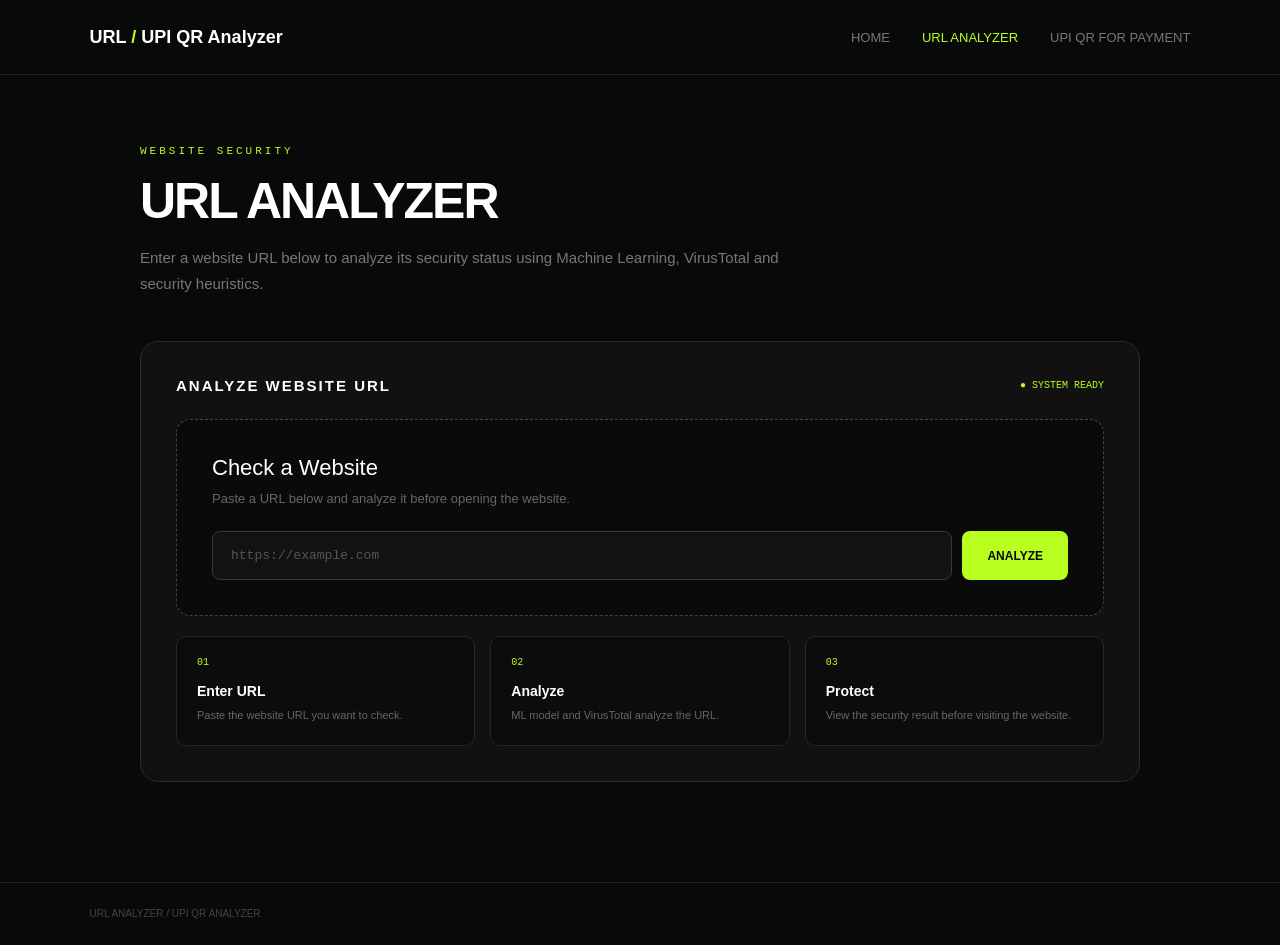
<file: templates/qr_code.html>
<!DOCTYPE html>
<html lang="en">

<head>

<meta charset="UTF-8">
<meta name="viewport" content="width=device-width, initial-scale=1.0">

<title>URL Security Analyzer</title>

<style>

*{
    margin:0;
    padding:0;
    box-sizing:border-box;
}

body{
    background:#080909;
    color:#fff;
    font-family:Arial, Helvetica, sans-serif;
    min-height:100vh;
}

/* NAV */

nav{
    height:75px;
    padding:0 7%;
    display:flex;
    align-items:center;
    justify-content:space-between;
    border-bottom:1px solid #202320;
}

.logo{
    font-size:18px;
    font-weight:800;
}

.logo span{
    color:#b8ff20;
}

.nav-links{
    display:flex;
    gap:32px;
}

.nav-links a{
    color:#777;
    text-decoration:none;
    font-size:13px;
}

.nav-links a:hover,
.active{
    color:#b8ff20 !important;
}

/* CONTAINER */

.container{
    max-width:1050px;
    margin:auto;
    padding:70px 25px 100px;
}

.label{
    color:#b8ff20;
    font-family:monospace;
    font-size:11px;
    letter-spacing:3px;
    margin-bottom:15px;
}

h1{
    font-size:50px;
    letter-spacing:-2px;
    margin-bottom:15px;
}

.intro{
    color:#777;
    max-width:650px;
    font-size:15px;
    line-height:1.7;
    margin-bottom:45px;
}

/* CARD */

.scanner-card{
    background:#101110;
    border:1px solid #292c29;
    border-radius:18px;
    padding:35px;
}

.card-heading{
    display:flex;
    justify-content:space-between;
    align-items:center;
    margin-bottom:25px;
}

.card-heading h2{
    font-size:15px;
    letter-spacing:2px;
}

.status{
    color:#b8ff20;
    font-family:monospace;
    font-size:10px;
}

/* URL SEARCH */

.url-box{
    border:1px dashed #444;
    background:#090a09;
    border-radius:14px;
    padding:35px;
}

.url-title{
    font-size:22px;
    margin-bottom:10px;
}

.url-description{
    color:#666;
    font-size:13px;
    margin-bottom:25px;
}

/* SEARCH BAR */

.search-area{
    display:flex;
    gap:10px;
    width:100%;
}

#urlInput{
    flex:1;
    background:#111311;
    border:1px solid #383b38;
    color:#fff;
    padding:16px 18px;
    border-radius:8px;
    outline:none;
    font-size:13px;
    font-family:monospace;
}

#urlInput:focus{
    border-color:#b8ff20;
}

#urlInput::placeholder{
    color:#555;
}

.analyze-btn{
    background:#b8ff20;
    color:#080909;
    border:none;
    padding:0 25px;
    border-radius:8px;
    font-size:12px;
    font-weight:bold;
    cursor:pointer;
}

.analyze-btn:hover{
    transform:translateY(-2px);
}

/* LOADING */

#loading{
    display:none;
    margin-top:20px;
    color:#b8ff20;
    font-family:monospace;
    font-size:11px;
}

/* RESULT */

.result{
    margin-top:25px;
    background:#0b0c0b;
    border:1px solid #292c29;
    border-radius:12px;
    padding:25px;
}

.result-label{
    color:#b8ff20;
    font-family:monospace;
    font-size:10px;
    letter-spacing:2px;
    margin-bottom:18px;
}

.result-row{
    margin-bottom:15px;
}

.result-title{
    color:#666;
    font-size:10px;
    margin-bottom:5px;
}

.result-value{
    color:#ddd;
    font-family:monospace;
    font-size:13px;
    word-break:break-all;
}

/* STATUS */

.result-status{
    margin-top:20px;
    font-size:20px;
    font-weight:bold;
}

.safe{
    color:#b8ff20;
}

.risk{
    color:#ff5555;
}

.suspicious{
    color:#ffaa00;
}

.unknown{
    color:#888;
}

.result-message{
    margin-top:12px;
    color:#777;
    font-size:12px;
    line-height:1.6;
}

.result-counts{
    margin-top:15px;
    color:#777;
    font-family:monospace;
    font-size:11px;
}

/* ================= ML ANALYSIS ================= */

.ml-panel{
    margin-top:25px;
    padding:22px;
    background:#101210;
    border:1px solid #292c29;
    border-radius:12px;
}

.ml-header{
    display:flex;
    justify-content:space-between;
    align-items:center;
    margin-bottom:18px;
}

.ml-title{
    font-size:13px;
    font-weight:bold;
    letter-spacing:1px;
}

.ml-badge{
    font-family:monospace;
    font-size:10px;
    padding:6px 10px;
    border:1px solid #333;
    border-radius:20px;
}

.ml-safe{
    color:#b8ff20;
}

.ml-suspicious{
    color:#ffaa00;
}

.ml-risk{
    color:#ff5555;
}

.ml-unknown{
    color:#888;
}

/* PROBABILITY */

.probability-header{
    display:flex;
    justify-content:space-between;
    margin-bottom:8px;
}

.probability-label{
    color:#777;
    font-size:11px;
}

.probability-value{
    font-family:monospace;
    font-size:12px;
}

.progress{
    width:100%;
    height:9px;
    background:#252725;
    border-radius:20px;
    overflow:hidden;
}

.progress-bar{
    height:100%;
    border-radius:20px;
    transition:width .6s ease;
}

.safe-bar{
    background:#b8ff20;
}

.suspicious-bar{
    background:#ffaa00;
}

.risk-bar{
    background:#ff5555;
}

.unknown-bar{
    background:#666;
}

/* ANALYSIS GRID */

.analysis-grid{
    display:grid;
    grid-template-columns:repeat(3,1fr);
    gap:12px;
    margin-top:18px;
}

.analysis-box{
    background:#0b0c0b;
    border:1px solid #242724;
    border-radius:9px;
    padding:15px;
}

.analysis-box-title{
    color:#666;
    font-size:9px;
    font-family:monospace;
    margin-bottom:8px;
}

.analysis-box-value{
    font-size:14px;
    font-weight:bold;
}

/* EXPLANATION */

.explanation{
    margin-top:18px;
    padding:18px;
    background:#0b0c0b;
    border:1px solid #242724;
    border-radius:9px;
}

.explanation-title{
    color:#b8ff20;
    font-family:monospace;
    font-size:10px;
    letter-spacing:2px;
    margin-bottom:10px;
}

.explanation-text{
    color:#888;
    font-size:12px;
    line-height:1.7;
}

/* REASONS */

.reasons{
    margin-top:18px;
}

.reasons-title{
    font-family:monospace;
    color:#b8ff20;
    font-size:10px;
    letter-spacing:2px;
    margin-bottom:12px;
}

.reason-item{
    background:#17130b;
    border:1px solid #3a3020;
    border-radius:8px;
    padding:12px 14px;
    margin-bottom:8px;
    color:#c9a96b;
    font-size:11px;
    line-height:1.5;
}

.no-reasons{
    background:#101a0d;
    border:1px solid #293c22;
    border-radius:8px;
    padding:13px;
    color:#91b76b;
    font-size:11px;
}

/* ERROR */

.error{
    margin-top:20px;
    padding:15px;
    border-radius:8px;
    background:#211010;
    border:1px solid #4b2727;
    color:#ff7777;
    font-size:12px;
}

/* FEATURES */

.features{
    display:grid;
    grid-template-columns:repeat(3,1fr);
    gap:15px;
    margin-top:20px;
}

.feature{
    background:#0b0c0b;
    border:1px solid #242724;
    border-radius:10px;
    padding:20px;
}

.feature-number{
    color:#b8ff20;
    font-family:monospace;
    font-size:10px;
    margin-bottom:15px;
}

.feature h3{
    font-size:14px;
    margin-bottom:8px;
}

.feature p{
    color:#666;
    font-size:11px;
    line-height:1.6;
}

/* FOOTER */

footer{
    border-top:1px solid #202320;
    padding:25px 7%;
    color:#444;
    font-size:10px;
}

/* MOBILE */

@media(max-width:700px){

    nav{
        padding:0 20px;
    }

    .nav-links{
        gap:12px;
    }

    .nav-links a{
        font-size:10px;
    }

    h1{
        font-size:38px;
    }

    .scanner-card{
        padding:20px;
    }

    .search-area{
        flex-direction:column;
    }

    .analyze-btn{
        padding:15px;
    }

    .features{
        grid-template-columns:1fr;
    }

    .analysis-grid{
        grid-template-columns:1fr;
    }

    .ml-header{
        flex-direction:column;
        align-items:flex-start;
        gap:10px;
    }

}

</style>

</head>


<body>


<nav>

    <div class="logo">
        URL <span>/</span> UPI QR Analyzer
    </div>

    <div class="nav-links">

        <a href="/">
            HOME
        </a>

        <a href="/qr-scanner" class="active">
            URL ANALYZER
        </a>

        <a href="/upi-payment">
            UPI QR FOR PAYMENT
        </a>

    </div>

</nav>


<div class="container">

    <div class="label">
        WEBSITE SECURITY
    </div>

    <h1>
        URL ANALYZER
    </h1>

    <p class="intro">
        Enter a website URL below to analyze its
        security status using Machine Learning,
        VirusTotal and security heuristics.
    </p>


    <div class="scanner-card">


        <div class="card-heading">

            <h2>
                ANALYZE WEBSITE URL
            </h2>

            <span class="status">
                ● SYSTEM READY
            </span>

        </div>


        <div class="url-box">

            <div class="url-title">
                Check a Website
            </div>

            <div class="url-description">
                Paste a URL below and analyze it before
                opening the website.
            </div>


            <div class="search-area">

                <input
                    type="text"
                    id="urlInput"
                    placeholder="https://example.com"
                    autocomplete="off"
                >

                <button
                    class="analyze-btn"
                    onclick="analyzeURL()">

                    ANALYZE

                </button>

            </div>


            <div id="loading">
                ⟳ ANALYZING URL... PLEASE WAIT
            </div>


            <div id="result"></div>

            <div id="error"></div>

        </div>


        <div class="features">

            <div class="feature">

                <div class="feature-number">
                    01
                </div>

                <h3>
                    Enter URL
                </h3>

                <p>
                    Paste the website URL
                    you want to check.
                </p>

            </div>


            <div class="feature">

                <div class="feature-number">
                    02
                </div>

                <h3>
                    Analyze
                </h3>

                <p>
                    ML model and VirusTotal
                    analyze the URL.
                </p>

            </div>


            <div class="feature">

                <div class="feature-number">
                    03
                </div>

                <h3>
                    Protect
                </h3>

                <p>
                    View the security result
                    before visiting the website.
                </p>

            </div>

        </div>


    </div>

</div>


<footer>
    URL ANALYZER / UPI QR ANALYZER
</footer>


<script>


async function analyzeURL(){

    const input =
        document.getElementById("urlInput");

    const loading =
        document.getElementById("loading");

    const result =
        document.getElementById("result");

    const errorBox =
        document.getElementById("error");


    const url =
        input.value.trim();


    result.innerHTML = "";
    errorBox.innerHTML = "";


    if(!url){

        errorBox.innerHTML =
            `<div class="error">
                ❌ Please enter a URL.
            </div>`;

        return;
    }


    loading.style.display = "block";


    try{

        const response =
            await fetch("/analyze-url",{

                method:"POST",

                headers:{
                    "Content-Type":
                    "application/json"
                },

                body:JSON.stringify({
                    url:url
                })

            });


        const data =
            await response.json();


        loading.style.display = "none";


        if(!response.ok || !data.success){

            throw new Error(
                data.error ||
                "URL analysis failed."
            );

        }


        /* =========================
           STATUS CLASS
        ========================= */

        let statusClass = "unknown";

        if(data.status === "SAFE"){
            statusClass = "safe";
        }
        else if(data.status === "RISK"){
            statusClass = "risk";
        }
        else if(data.status === "SUSPICIOUS"){
            statusClass = "suspicious";
        }


        /* =========================
           ML CLASS
        ========================= */

        let mlClass = "ml-unknown";

        if(data.ml_status === "SAFE"){
            mlClass = "ml-safe";
        }
        else if(data.ml_status === "RISK"){
            mlClass = "ml-risk";
        }
        else if(data.ml_status === "SUSPICIOUS"){
            mlClass = "ml-suspicious";
        }


        /* =========================
           PROBABILITY
        ========================= */

        let probability =
            Number(data.scam_probability || 0);

        if(probability < 0){
            probability = 0;
        }

        if(probability > 100){
            probability = 100;
        }


        let barClass = "unknown-bar";

        if(data.status === "SAFE"){
            barClass = "safe-bar";
        }
        else if(data.status === "SUSPICIOUS"){
            barClass = "suspicious-bar";
        }
        else if(data.status === "RISK"){
            barClass = "risk-bar";
        }


        /* =========================
           ML EXPLANATION
        ========================= */

        let explanation = "";

        if(data.status === "SAFE"){

            explanation =
                "The Machine Learning model found low-risk " +
                "URL characteristics. No specific suspicious " +
                "patterns were detected by the available " +
                "analysis methods. The URL can still be verified " +
                "before entering sensitive information.";

        }
        else if(data.status === "SUSPICIOUS"){

            explanation =
                "The analyzer detected one or more suspicious " +
                "characteristics. These may include unusual URL " +
                "structure, suspicious keywords, or security " +
                "signals. Verify the website before continuing.";

        }
        else if(data.status === "RISK"){

            explanation =
                "High-risk indicators were detected. The URL " +
                "may be associated with phishing or malicious " +
                "activity. Avoid opening the website or entering " +
                "personal, banking, password or OTP information.";

        }
        else{

            explanation =
                "The available analysis could not confidently " +
                "classify this URL.";

        }


        /* =========================
           DETECTED REASONS
        ========================= */

        let reasonsHTML = "";

        const reasons =
            data.local_reasons ||
            data.reasons ||
            [];


        if(reasons.length > 0){

            reasonsHTML =
                reasons.map(function(reason){

                    return `
                        <div class="reason-item">
                            ⚠ ${escapeHTML(reason)}
                        </div>
                    `;

                }).join("");

        }
        else{

            reasonsHTML = `
                <div class="no-reasons">
                    ✓ No specific suspicious URL patterns were detected.
                </div>
            `;

        }


        /* =========================
           RESULT HTML
        ========================= */

        result.innerHTML = `

            <div class="result">

                <div class="result-label">
                    URL ANALYSIS RESULT
                </div>


                <!-- URL -->

                <div class="result-row">

                    <div class="result-title">
                        ANALYZED URL
                    </div>

                    <div class="result-value">
                        ${escapeHTML(data.url)}
                    </div>

                </div>


                <!-- FINAL STATUS -->

                <div class="result-status ${statusClass}">

                    STATUS:
                    ${escapeHTML(data.status)}

                </div>


                <div class="result-message">

                    ${escapeHTML(data.message)}

                </div>


                <!-- ML PANEL -->

                <div class="ml-panel">

                    <div class="ml-header">

                        <div class="ml-title">
                            🤖 MACHINE LEARNING ANALYSIS
                        </div>

                        <div class="ml-badge ${mlClass}">
                            ${escapeHTML(
                                data.ml_status || "UNKNOWN"
                            )}
                        </div>

                    </div>


                    <!-- PROBABILITY -->

                    <div class="probability-header">

                        <span class="probability-label">
                            SCAM PROBABILITY
                        </span>

                        <span class="probability-value">
                            ${probability.toFixed(2)}%
                        </span>

                    </div>


                    <div class="progress">

                        <div
                            class="progress-bar ${barClass}"
                            style="width:${probability}%">
                        </div>

                    </div>


                    <!-- ANALYSIS GRID -->

                    <div class="analysis-grid">


                        <div class="analysis-box">

                            <div class="analysis-box-title">
                                ML PREDICTION
                            </div>

                            <div class="analysis-box-value">
                                ${
                                    data.ml_prediction === 1
                                    ? "PHISHING / RISK"
                                    : data.ml_prediction === 0
                                    ? "SAFE"
                                    : "UNKNOWN"
                                }
                            </div>

                        </div>


                        <div class="analysis-box">

                            <div class="analysis-box-title">
                                VT MALICIOUS
                            </div>

                            <div class="analysis-box-value">
                                ${Number(data.malicious || 0)}
                            </div>

                        </div>


                        <div class="analysis-box">

                            <div class="analysis-box-title">
                                VT SUSPICIOUS
                            </div>

                            <div class="analysis-box-value">
                                ${Number(data.suspicious || 0)}
                            </div>

                        </div>


                    </div>


                    <!-- EXPLANATION -->

                    <div class="explanation">

                        <div class="explanation-title">
                            MODEL EXPLANATION
                        </div>

                        <div class="explanation-text">
                            ${escapeHTML(explanation)}
                        </div>

                    </div>


                    <!-- REASONS -->

                    <div class="reasons">

                        <div class="reasons-title">
                            DETECTED REASONS
                        </div>

                        ${reasonsHTML}

                    </div>


                </div>


                <!-- VT COUNTS -->

                <div class="result-counts">

                    VIRUSTOTAL

                    &nbsp;|&nbsp;

                    MALICIOUS:
                    ${Number(data.malicious || 0)}

                    &nbsp;|&nbsp;

                    SUSPICIOUS:
                    ${Number(data.suspicious || 0)}

                </div>

            </div>

        `;


    }
    catch(error){

        loading.style.display = "none";

        console.error(
            "URL ANALYSIS ERROR:",
            error
        );


        errorBox.innerHTML = `

            <div class="error">

                ❌ ${escapeHTML(error.message)}

            </div>

        `;

    }

}


/* =========================
   HTML ESCAPE
========================= */

function escapeHTML(value){

    const div =
        document.createElement("div");

    div.textContent =
        value ?? "";

    return div.innerHTML;

}


/* =========================
   ENTER KEY
========================= */

document
    .getElementById("urlInput")
    .addEventListener(
        "keydown",
        function(event){

            if(event.key === "Enter"){

                analyzeURL();

            }

        }
    );


</script>


</body>

</html>
</file>
